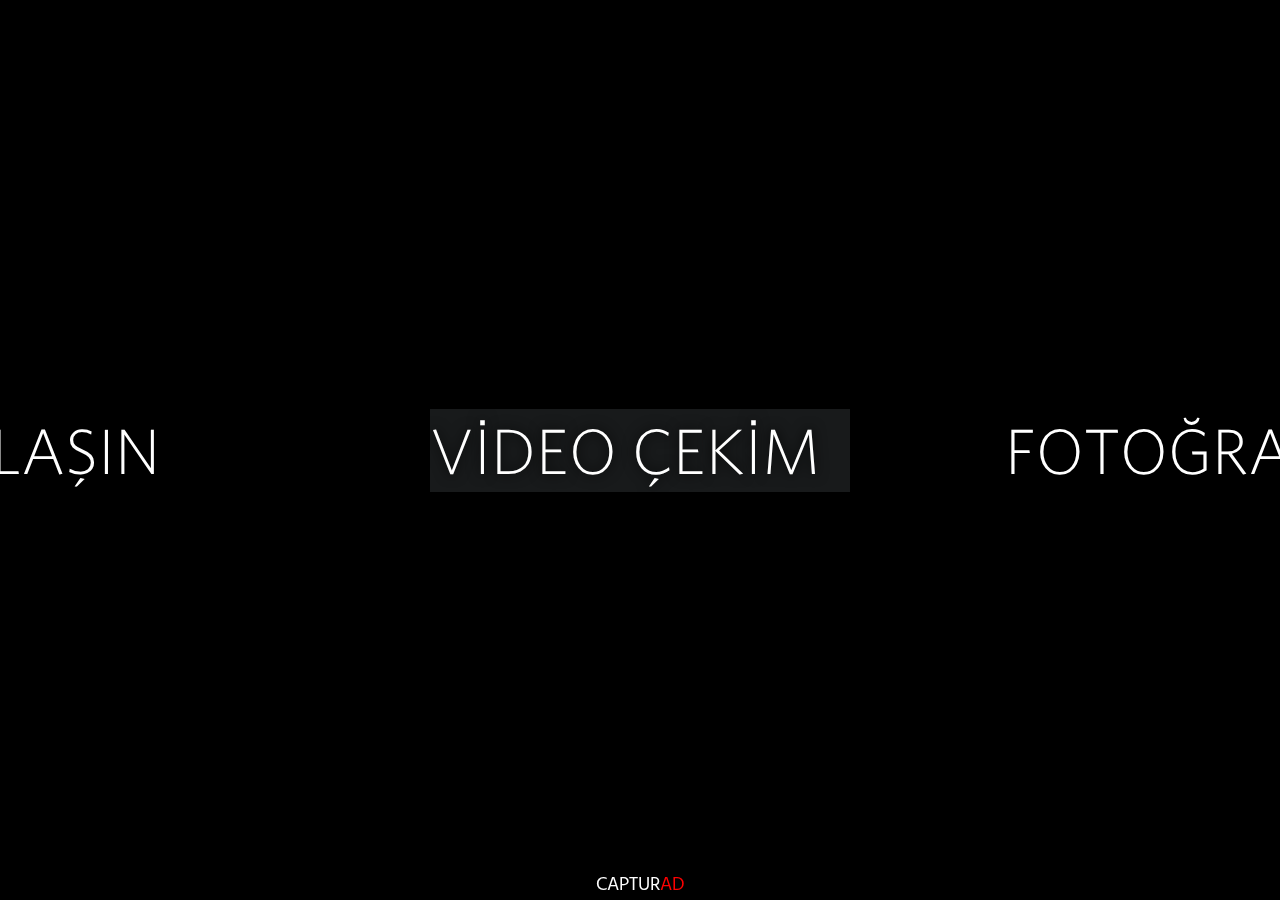
<file: gallery/index.html>
<!DOCTYPE html>
<html lang="tr">

<head>
    <meta charset="UTF-8">
    <meta name="yandex-verification" content="0c5e6553c296f20a" />
    <meta name="viewport" content="width=device-width, initial-scale=1.0">
    <meta name="Keywords"
        content="video, video çekim, video cekim, foto, photo, çekim, cekim, düğün, dugun, kurumsal, kurum, instagram, Antalya, fotoğraf, fotograf, travel, photography, tanıtım, reklam, profesyonel, fullhd, 4k, tasarım, web, web-tasarım, web tasasrım, afiş, afis, broşür, brosur, vizikart, kart, vizit, açık, hava, açıkhava, acık, ne kadar, fiyat, Turkey, türkiye, çekiliş, ucuz, bedava, free Love, Aşk, " />
    <meta name="Description"
        content="Reklam ve tanıtım video çekimleri! En yüksek kalite ve en uygun fiyata! Dron video çekim, WEB-tasarım, Fotoğraf çekim, Broşür tasarım, Kartvizit tasarım, Açık hava reklamı tasarım, Etkinlik çekim, Kurumsal video çekim ve diğer türlü çekimler. Detaylı bilgi almak içik iletişime geçiniz." />
    <title>capturad</title>
    <link rel="shortcut icon" href="/logo.svg" type="image/x-icon">
    <link rel="stylesheet" href="https://unpkg.com/swiper/swiper-bundle.min.css">
    <script src="https://unpkg.com/swiper/swiper-bundle.min.js"></script>
    <link rel="stylesheet" href="/dialog.css">
    <link rel="stylesheet" href="/logo.css">
    <link rel="stylesheet" href="gallery.css">
</head>

<body>
    <div id="content">
        <div id="image-swiper" class="swiper-container">
            <ul class="swiper-wrapper">
                <li data-background="../img/6.webp" class="swiper-slide swiper-lazy">
                    <div class="swiper-lazy-preloader"></div>
                </li>
                <li data-background="../img/2.webp" class="swiper-slide swiper-lazy">
                    <div class="swiper-lazy-preloader"></div>
                </li>
                <li data-background="../img/3.webp" class="swiper-slide swiper-lazy">
                    <div class="swiper-lazy-preloader"></div>
                </li>
                <li data-background="../img/5.webp" class="swiper-slide swiper-lazy">
                    <div class="swiper-lazy-preloader"></div>
                </li>
            </ul>
        </div>
        <div id="text-swiper" class="swiper-container">
            <ul class="swiper-wrapper">
                <li class="swiper-slide">
                    <a translate="VIDEO" class="slide-text" href="../video/"></a>
                </li>
                <li class="swiper-slide">
                    <a translate="PHOTO" class="slide-text" href="../photo/"></a>
                </li>
                <li class="swiper-slide">
                    <a translate="WEB" class="slide-text" href="../tasarim/"></a>
                </li>
                <li class="swiper-slide">
                    <a translate="FEEDBACK" class="slide-text" href="../contact/"></a>
                </li>
            </ul>
        </div>
        <div class="logo">
            <a href="../">CAPTUR<a2>AD</a2></a>
        </div>
    </div>
</body>
<script src="gallery.js"></script>
<script src="/translator.js"></script>

</html>
</file>
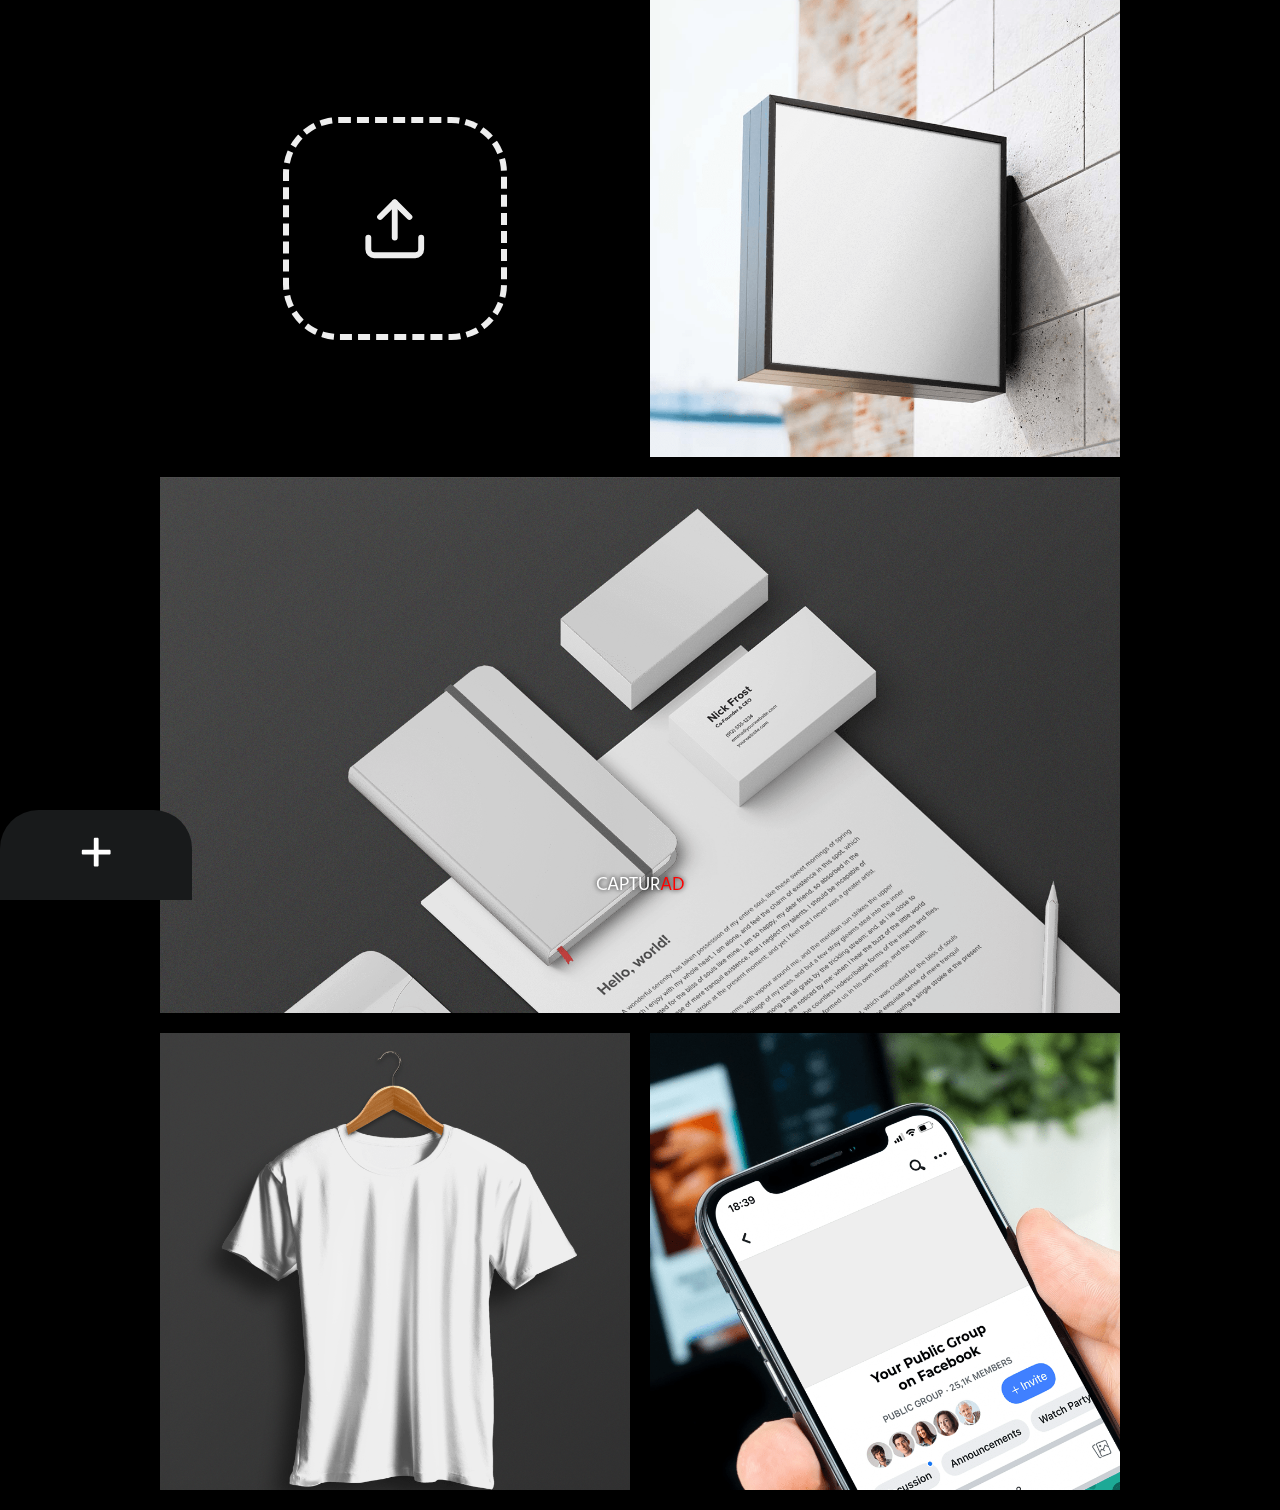
<file: merch/index.html>
<!DOCTYPE html>
<html lang="en">

<head>
    <meta charset="UTF-8">
    <meta name="viewport" content="width=device-width, initial-scale=1.0">
    <link rel="shortcut icon" href="/logo.svg" type="image/x-icon">
    <meta name="yandex-verification" content="0212f8e79bbb13c9" />
    <meta name="Keywords"
        content="video, video çekim, video cekim, foto, photo, çekim, cekim, düğün, dugun, kurumsal, kurum, instagram, Antalya, fotoğraf, fotograf, travel, photography, tanıtım, reklam, profesyonel, fullhd, 4k, tasarım, web, web-tasarım, web tasasrım, afiş, afis, broşür, brosur, vizikart, kart, vizit, açık, hava, açıkhava, acık, ne kadar, fiyat, Turkey, türkiye, çekiliş, ucuz, bedava, free Love, Aşk, " />
    <meta name="Description"
        content="Reklam ve tanıtım video çekimleri! En yüksek kalite ve en uygun fiyata! Dron video çekim, WEB-tasarım, Fotoğraf çekim, Broşür tasarım, Kartvizit tasarım, Açık hava reklamı tasarım, Etkinlik çekim, Kurumsal video çekim ve diğer türlü çekimler. Detaylı bilgi almak içik iletişime geçiniz." />
    <title>Merch</title>
    <script src="https://smtpjs.com/v3/smtp.js"></script>
    <link rel="stylesheet" href="merch.css">
    <link rel="stylesheet" href="/logo.css">
    <link rel="stylesheet" href="/dialog.css">
</head>

<body>
    <div id="dialog">
        <form id="form">
            <button type="button" id="button-close-dialog" onclick="toggleDialog()">
                <svg aria-hidden="true" focusable="false" data-prefix="fas" data-icon="times"
                    class="svg-inline--fa fa-times fa-w-11" role="img" xmlns="http://www.w3.org/2000/svg"
                    viewBox="0 0 352 512">
                    <path fill="currentColor"
                        d="M242.72 256l100.07-100.07c12.28-12.28 12.28-32.19 0-44.48l-22.24-22.24c-12.28-12.28-32.19-12.28-44.48 0L176 189.28 75.93 89.21c-12.28-12.28-32.19-12.28-44.48 0L9.21 111.45c-12.28 12.28-12.28 32.19 0 44.48L109.28 256 9.21 356.07c-12.28 12.28-12.28 32.19 0 44.48l22.24 22.24c12.28 12.28 32.2 12.28 44.48 0L176 322.72l100.07 100.07c12.28 12.28 32.2 12.28 44.48 0l22.24-22.24c12.28-12.28 12.28-32.19 0-44.48L242.72 256z">
                    </path>
                </svg>
            </button>
            <p class="field">
                <label translate="NAME" class="label"></label>
                <input type="text" class="text-input" id="name" name="name" required>
            </p>
            <p class="field">
                <label translate="EMAIL" class="label"></label>
                <input type="email" class="text-input" id="email" name="email" required>
            </p>
            <p class="field">
                <label translate="PHONE" class="label"></label>
                <input type="tel" class="text-input" id="phone" name="phone" pattern="^\+?\d{0,13}" required>
            </p>
            <div class="field">
                <label translate="SERVICE" class="label"></label>
                <ul class="checkboxes">
                    <li class="checkbox">
                        <input type="checkbox" class="checkbox-input" id="choice-0" name="choice" value="0">
                        <label translate="PHOTO" class="checkbox-label" for="choice-0"></label>
                    </li>
                    <li class="checkbox">
                        <input type="checkbox" class="checkbox-input" id="choice-1" name="choice" value="1">
                        <label translate="VIDEO" class="checkbox-label" for="choice-1"></label>
                    </li>
                    <li class="checkbox">
                        <input type="checkbox" class="checkbox-input" id="choice-2" name="choice" value="2">
                        <label translate="WEB" class="checkbox-label" for="choice-2"></label>
                    </li>
                    <li class="checkbox">
                        <input type="checkbox" class="checkbox-input" id="choice-3" name="choice" value="3">
                        <label translate="SOCIAL" class="checkbox-label" for="choice-3"></label>
                    </li>
                    <li class="checkbox">
                        <input type="checkbox" class="checkbox-input" id="choice-4" name="choice" value="4">
                        <label translate="OTHER" class="checkbox-label" for="choice-4"></label>
                    </li>
                </ul>
            </div>
            <p class="field">
                <label translate="MESSAGE" class="label"></label>
                <textarea class="textarea" id="about" name="about" rows="5" required></textarea>
            </p>
            <p class="field">
                <button type="button" class="button" onclick="sendEmail(this)"> </button>
            </p>
        </form>
    </div>
    <div id="content">
        <button type="button" id="button-open-dialog" onclick="toggleDialog()">
            <svg aria-hidden="true" focusable="false" data-prefix="far" data-icon="plus" role="img"
                xmlns="http://www.w3.org/2000/svg" viewBox="0 0 384 512" class="svg-inline--fa fa-plus fa-w-12">
                <path fill="currentColor"
                    d="M368 224H224V80c0-8.84-7.16-16-16-16h-32c-8.84 0-16 7.16-16 16v144H16c-8.84 0-16 7.16-16 16v32c0 8.84 7.16 16 16 16h144v144c0 8.84 7.16 16 16 16h32c8.84 0 16-7.16 16-16V288h144c8.84 0 16-7.16 16-16v-32c0-8.84-7.16-16-16-16z"
                    class="" data-darkreader-inline-fill="" style="--darkreader-inline-fill:currentColor;"></path>
            </svg>
        </button>
        <div class="flex-row">
            <div id="dragNdrop">
                <input type="file" hidden>
                <img id="normalImg" class="hidden">
                <img id="blurImg" class="hidden">
                <svg xmlns="http://www.w3.org/2000/svg" viewBox="0 0 24 24" fill="none" stroke="currentColor"
                    stroke-width="2" stroke-linecap="round" stroke-linejoin="round" class="feather feather-upload">
                    <path d="M21 15v4a2 2 0 0 1-2 2H5a2 2 0 0 1-2-2v-4"></path>
                    <polyline points="17 8 12 3 7 8"></polyline>
                    <line x1="12" y1="3" x2="12" y2="15"></line>
                </svg>
            </div>
            <a class="merch" id="sign">
                <img class="hidden">
                <div class="bg" style="background-image: url(img/sign.png);"></div>
            </a>
        </div>
        <div class="flex-row">
            <a class="merch" id="books">
                <img class="hidden">
                <img class="hidden">
                <div class="bg" style="background-image: url(img/books.png);"></div>
            </a>
        </div>
        <div class="flex-row">
            <a class="merch" id="shirt">
                <img class="hidden">
                <div class="bg" style="background-image: url(img/shirt.png);"></div>
            </a>
            <a class="merch" id="phone">
                <img class="hidden">
                <div class="bg" style="background-image: url(img/phone.png);"></div>
            </a>
        </div>
        <div class="logo">
            <a href="../">CAPTUR<a2>AD</a2></a>
        </div>
    </div>
</body>

<script src="merch.js"></script>
<script src="/dialog.js"></script>
<script src="/translator.js"></script>

</html>
</file>
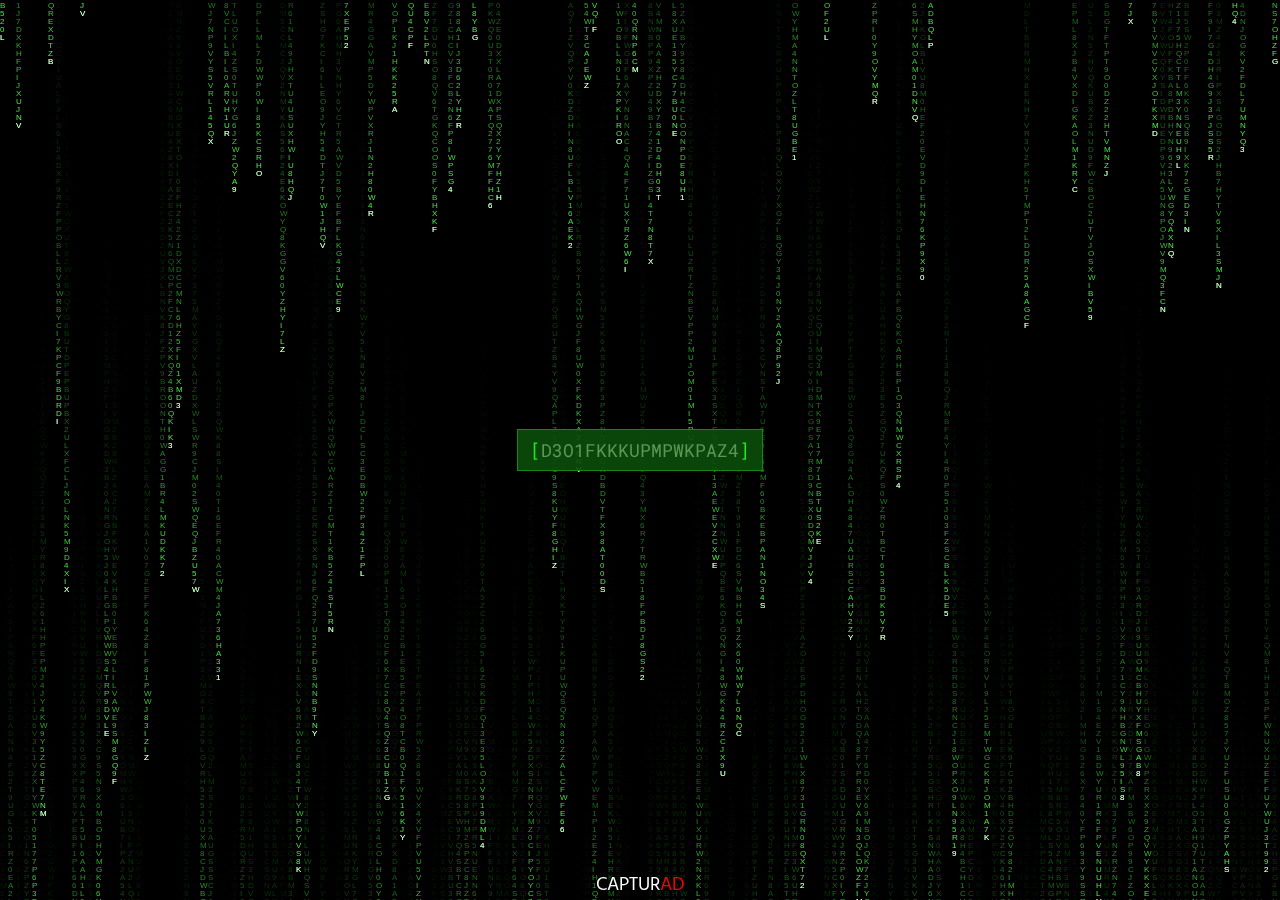
<file: tasarim/index.html>
<!DOCTYPE html>
<html class="cr-page">
<html lang="tr">

<head>
    <title>Tasarim</title>
    <link rel="shortcut icon" href="logo.svg" type="image/x-icon">
    <meta name="yandex-verification" content="0212f8e79bbb13c9" />
    <meta name="Keywords"
        content="video, video çekim, video cekim, foto, photo, çekim, cekim, düğün, dugun, kurumsal, kurum, instagram, Antalya, fotoğraf, fotograf, travel, photography, tanıtım, reklam, profesyonel, fullhd, 4k, tasarım, web, web-tasarım, web tasasrım, afiş, afis, broşür, brosur, vizikart, kart, vizit, açık, hava, açıkhava, acık, ne kadar, fiyat, Turkey, türkiye, çekiliş, ucuz, bedava, free Love, Aşk, " />

    <meta name="Description"
        content="Reklam ve tanıtım video çekimleri! En yüksek kalite ve en uygun fiyata! Dron video çekim, WEB-tasarım, Fotoğraf çekim, Broşür tasarım, Kartvizit tasarım, Açık hava reklamı tasarım, Etkinlik çekim, Kurumsal video çekim ve diğer türlü çekimler. Detaylı bilgi almak içik iletişime geçiniz." />
    <meta charset="utf-8">
    <meta name="viewport" content="width=device-width, initial-scale=1">
    <title>Tasarim</title>
    <link href="https://fonts.googleapis.com/css?family=Roboto+Mono" rel="stylesheet">
    <link type="text/css" href="tasarim.css" rel="stylesheet">
    <link rel="stylesheet" href="/logo.css">
    <style type="text/css">
        .cr-rain {
            background-color: #000
        }

        .cr-message {
            background-color: rgba(11, 77, 11, .9);
            border-color: rgba(27, 141, 27, .9);
            font-family: "Roboto Mono", monospace;
            font-size: 18px;
            color: #21e921;
            box-shadow: 0 1px 3px transparent
        }

        .cr-context-message {
            background-color: rgba(11, 77, 11, .9);
            border-color: rgba(27, 141, 27, .9);
            font-family: "Roboto Mono", monospace;
            color: #21e921;
            box-shadow: 0 1px 3px transparent
        }

        .cr-context-message a:hover {
            color: #b1ffb1
        }
    </style>
</head>

<body class="cr-body">
    <div id="cr-rain" class="cr-rain"><canvas></canvas><canvas></canvas></div>
    <div id="cr-message" class="cr-message"></div>
    <div id="cr-context-message" class="cr-context-message"></div>
    <script type="text/javascript" src="tasarim.js"></script>
    <script type="text/javascript">
        new CodeRain_Template({
            rain: {
                elementId: "cr-rain",
                characters: "ABCDEFGHIJKLMNOPQRSTUVWXYZ0123456789",
                // characters: "诶比西迪伊艾弗吉艾尺艾杰开艾勒艾马艾娜哦屁吉吾艾儿艾丝提伊吾维豆贝尔维艾克斯吾艾贼德あいうえおはひふへほかきくけこまみむめもさしすせそやゆよたちつてとらりるれろなにぬねのわゐんゑをアイウエオカキクケコガギグゲゴサシスセソザジズゼゾタチツテトダヂヅデドナニヌネノハヒフヘホバビブベボパピプペポマミムメモヤユヨラリルレロワヲン",
                font: "Arial, sans-serif",
                fontSize: 8,
                columnWidth: 8,
                rowHeight: 8,
                textColor: "#52FF52",
                overlayColor: "rgba(0, 0, 0, 0.04)",
                highlightFirstChar: "rgba(255, 255, 255, 0.8)",
                interval: 50,
                direction: "top-bottom",
                showStart: !1
            },
            message: {
                elementId: "cr-message",
                textEffect: {
                    message: "HENÜZ TASARLANIYOR",
                    characters: "ABCDEFGHIJKLMNOPQRSTUVWXYZΑΒΓΔΕΖΗΘΙΚΛΜΝΞΟΠΡΣΤΥΦΧΨΩ0123456789",
                    wrappers: ["[", "]"],
                    pendingColor: "#5B9855",
                    highlightChar: "#B1FFB1",
                    effect: 1,
                    interval: 50,
                    pendingTicks: 20,
                    characterTicks: 1,
                    replay: !1
                },
                replayOnClick: !0
            },
            contextMessage: {
                elementId: "cr-context-message",
                textEffect: {
                    message: "Created By Bayram.23",
                    characters: "ABCDEFGHIJKLMNOPQRSTUVWXYZΑΒΓΔΕΖΗΘΙΚΛΜΝΞΟΠΡΣΤΥΦΧΨΩ0123456789",
                    wrappers: ["[", "]"],
                    pendingColor: "#5B9855",
                    highlightChar: "#B1FFB1",
                    effect: 1,
                    interval: 50,
                    pendingTicks: 20,
                    characterTicks: 1,
                    replay: !1,
                    link: {
                        url: "capturad.com",
                        target: "_blank"
                    }
                }
            }
        });
    </script>
    <div class="logo">
        <a href="../">CAPTUR<a2>AD</a2></a>
    </div>
</body>

</html>
</file>
<file: dialog.css>
:root {
  --transition: 0.5s cubic-bezier(0.165, 0.84, 0.44, 1)
}

#content {
  position: absolute;
  transition: var(--transition);
  width: 100%;
}

#content.zoom-out {
  transform: scale(.85);
  opacity: .5;
}

#content.zoom-in {
  transform: scale(3);
  filter: contrast(0) brightness(0.15);
}

#button-open-dialog {
  position: fixed;
  border: 0;
  padding: 0;
  color: white;
  font-size: x-large;
  font-family: "california";
  background-color: #181a1b;
  z-index: 2;
  outline: none;
}

@media (orientation:portrait) {
  #button-open-dialog {
    right: 0;
    top: 0;
    bottom: 0;
    margin: auto;
    height: 15vh;
    width: 10vw;
    border-radius: 3vh 0 0 3vh;
  }
}

@media (orientation:landscape) {
  #button-open-dialog {
    bottom: 0;
    width: 15vw;
    height: 10vh;
    border-radius: 3vw 3vw 0 0;
  }
}

#dialog {
  overflow: auto;
  background-color: #111111;
}

#form {
  padding: 0;
  margin: 0 auto;
}

@media (orientation:portrait) {
  #form .field {
    margin-left: 5vw;
    margin-right: 5vw;
  }
}

@media (orientation:landscape) {
  #form .field {
    margin-left: 2vw;
    margin-right: 2vw;
  }
}

@media (orientation:landscape) {
  #form .label {
    font-size: 1.75vw;
  }
}

#button-close-dialog {
  position: sticky;
  top: 0;
  margin-left: auto;
  z-index: 1;
  background-color: white;
  border: none;
  color: black;
  padding: .5rem 0.75rem;
  border-radius: 0 0 0 50%;
  outline: none;
}

@media (orientation:portrait) {

  #button-close-dialog svg,
  #button-open-dialog svg {
    width: 5vw;
    height: 5vw;
  }
}

@media (orientation:landscape) {

  #button-close-dialog svg,
  #button-open-dialog svg {
    width: 3vw;
    height: 3vw;
  }
}

#dialog {
  display: flex;
  position: fixed;
  width: 100%;
  height: 100%;
  z-index: 10;
  transition: var(--transition);
  pointer-events: none;
  opacity: 0;
}

#dialog.open {
  pointer-events: auto;
  opacity: 1;
}

#dialog #form {
  transition: var(--transition);
  will-change: transform;
  transform: scale(.8) translateY(115%)
}

#dialog.open #form {
  transform: scale(1) translateY(0%)
}

@media screen and (min-width:40rem) {
  #form {
    font-size: 2vh
  }
}

#form .button,
#form .checkbox-input+label,
#form .label,
#form .text-input,
#form .textarea {
  padding: .75em 1em;
  outline: 0;
  line-height: normal;
  border-radius: 0;
  border: none;
  background: 0 0;
  display: block
}

#form .label {
  font-weight: 700;
  color: #fff;
  padding-top: 0;
  padding-left: 0;
  letter-spacing: .025em;
  /* font-size: 1.125em; */
  line-height: 1.25;
  user-select: none;
}

#form .required .label:after,
.required #form .label:after {
  content: " *";
  color: #e8474c;
  font-weight: 400;
  font-size: .75em;
  vertical-align: top
}

#form .checkbox-input+label,
#form .text-input,
#form .textarea {
  font: inherit;
  line-height: normal;
  width: 100%;
  box-sizing: border-box;
  background: #222;
  color: #fff;
  position: relative
}

#form .checkbox-input+label:placeholder,
#form .text-input:placeholder,
#form .textarea:placeholder {
  color: #fff
}

#form .checkbox-input+label:-webkit-autofill,
#form .text-input:-webkit-autofill,
#form .textarea:-webkit-autofill {
  box-shadow: 0 0 0 1000px #222 inset;
  -webkit-text-fill-color: #fff;
  border-top-color: #222;
  border-left-color: #222;
  border-right-color: #222
}

#form .checkbox-input+label:not(:focus):not(:active).error,
#form .text-input:not(:focus):not(:active).error,
.error #form .checkbox-input+label:not(:focus):not(:active),
#form .error .checkbox-input+label:not(:focus):not(:active),
#form .textarea:not(:focus):not(:active).error {
  background-size: 8px 8px;
  background-image: linear-gradient(135deg, rgba(232, 71, 76, .5), rgba(232, 71, 76, .5) 25%, transparent 25%, transparent 50%, rgba(232, 71, 76, .5) 50%, rgba(232, 71, 76, .5) 75%, transparent 75%, transparent);
  background-repeat: repeat
}

#form:not(.has-magic-focus) .checkbox-input+label:active,
#form:not(.has-magic-focus) .checkbox-input+label:focus,
#form:not(.has-magic-focus) .text-input:active,
#form:not(.has-magic-focus) .text-input:focus,
#form:not(.has-magic-focus) .textarea:active,
#form:not(.has-magic-focus) .textarea:focus {
  background: #4e4e4e
}

#form .checkbox-input {
  border: 0;
  clip: rect(0 0 0 0);
  height: 1px;
  margin: -1px;
  overflow: hidden;
  padding: 0;
  position: absolute;
  width: 1px
}

#form .checkbox-input+label {
  display: inline-block;
  width: auto;
  color: #4e4e4e;
  position: relative;
  -webkit-user-select: none;
  -moz-user-select: none;
  -ms-user-select: none;
  user-select: none;
  cursor: pointer
}

#form .checkbox-input:active+label,
#form .checkbox-input:focus+label {
  color: #4e4e4e
}

#form .checkbox-input:checked+label {
  color: #fff
}

#form .button {
  font: inherit;
  cursor: pointer;
  background-color: #B71C1C;
  color: white;
  font-weight: bold;
  padding-left: 2rem;
  padding-right: 2rem;
  transition: .15s ease-in-out;
}

#form .button:lang(tr)::before {
  content: "Gönder";
}

#form .button:lang(ru)::before {
  content: "Отправить";
}

@keyframes fill-in {
  from {
    background-size: 0% 100%;
  }

  to {
    background-size: 500% 100%;
  }
}

#form .button.loading {
  background-image: linear-gradient(45deg, #1B5E20, transparent);
  background-repeat: no-repeat;
  animation: fill-in 4s ease-in-out both;
  cursor: not-allowed;
}

#form .button.loading:lang(tr)::before {
  content: "Gönderiliyor...";
}

#form .button.loading:lang(ru)::before {
  content: "Отправляется...";
}

@keyframes fill-out {
  from {
    background-color: #1B5E20;
  }

  to {
    background-color: #B71C1C;
  }
}

#form .button.done {
  animation: fill-out 3s ease-in-out both;
}

@keyframes fill-out-text-tr {
  from {
    content: "Gönderildi :)";
  }

  to {
    content: "Gönder";
  }
}

@keyframes fill-out-text-ru {
  from {
    content: "Отправлено :)";
  }

  to {
    content: "Отправить";
  }
}

#form .button.done:lang(tr)::before {
  animation: fill-out-text-tr 3s ease-in-out both;
}

#form .button.done:lang(ru)::before {
  animation: fill-out-text-ru 3s ease-in-out both;
}

@keyframes shake {
  from {
    transform: translateX(-1%);
  }

  to {
    transform: translateX(1%);
  }
}

#form .button.error {
  animation: shake .15s ease-in-out 3;
}

@keyframes shake-text-tr {
  from {
    content: 'Gönderilemedi :(';
  }

  to {
    content: 'Gönder';
  }
}

@keyframes shake-text-ru {
  from {
    content: 'Не отправлено :(';
  }

  to {
    content: 'Отправить';
  }
}

#form .button.error:lang(tr)::before {
  animation: shake-text-tr .15s 1s ease-in-out both;
}

#form .button.error:lang(ru)::before {
  animation: shake-text-ru .15s 1s ease-in-out both;
}

#form .button:hover,
#form .button:focus,
#form .button:active {
  color: white;
  border-color: white;
}

#form .button:active {
  position: relative;
  top: 1px;
  left: 1px;
}

#form {
  margin: auto;
  padding: 2rem 2rem 0 2rem;
  display: flex;
  flex-flow: row wrap;
  justify-content: space-between;
  align-items: end;
  background-color: #111111;
  font-family: "Titillium Web", sans-serif;
}

#form .field {
  width: 100%;
  margin: 0 0 1.5rem 0;
  display: flex;
  flex-direction: column;
}

#form .field:last-child {
  margin: 0;
}

@media screen and (min-width: 40em) {
  #form .field.half {
    width: calc(50% - 1px);
  }
}

#form .textarea {
  max-width: 100%;
  resize: none;
}

#form .select {
  text-indent: 0.01px;
  cursor: pointer;
}

#form .checkboxes,
#form .options {
  padding: 0;
  margin: 0;
  list-style-type: none;
  overflow: hidden;
}

#form .checkbox,
#form .option {
  float: left;
  margin: 1px;
}

.magic-focus {
  position: absolute;
  z-index: 0;
  width: 0;
  pointer-events: none;
  background: rgba(255, 255, 255, 0.15);
  -webkit-transition: top 0.2s, left 0.2s, width 0.2s;
  transition: top 0.2s, left 0.2s, width 0.2s;
  -webkit-backface-visibility: hidden;
  backface-visibility: hidden;
  -webkit-transform-style: preserve-3d;
  transform-style: preserve-3d;
  will-change: top, left, width;
  -webkit-transform-origin: 0 0;
  transform-origin: 0 0;
}
</file>
<file: logo.css>
@font-face {
    font-family: Hind;
    src: url('../fonts/Hind.ttf') format('truetype');
}

.logo {
    display: flex;
    bottom: 0;
    position: fixed;
    width: 100vw;
    justify-content: center;
    z-index: 2;
}

.logo a {
    color: #fff;
    font-size: 0.2in;
    font-family: Hind;
    text-decoration: none;
    pointer-events: auto;
    text-shadow: 0 0 5px black;
    user-select: none;
}

.logo a a2 {
    color: red
}

@media (orientation:portrait) {
    .logo {
        display: none;
    }
}
</file>
<file: gallery/gallery.css>
@font-face {
    font-family: 'california';
    src: url('fonts/SFUIDisplay-Light.woff') format('woff');
}

@font-face {
    font-family: 'Whitney Light';
    src: url('../fonts/Whitney Light.ttf') format('truetype');
}

@font-face {
    font-family: Hind;
    src: url('../fonts/Hind.ttf') format('truetype');
}

body {
    display: flex;
    justify-content: center;
    background-color: black;
    height: 100vh;
    margin: 0;
    overflow: hidden;
}

ul {
    margin: 0;
    padding: 0;
}

.swiper-container {
    width: 100%;
    height: 100%;
    position: fixed;
    top: 0;
}

#image-swiper {
    filter: blur(3px);
}

.swiper-slide {
    display: flex;
    align-items: center;
    background-position: center;
    background-size: cover;
    justify-content: center;
    -webkit-tap-highlight-color: transparent;
    -webkit-touch-callout: none;
    -webkit-user-select: none;
    -khtml-user-select: none;
    -moz-user-select: none;
    -ms-user-select: none;
    user-select: none;
}

.swiper-slide-prev,
.swiper-slide-next {
    cursor: pointer;
}

#image-swiper .swiper-slide {
    position: fixed;
    transform: none !important;
    opacity: 0 !important;
    transition: .4s cubic-bezier(0.42, 0.65, 0.27, 0.99) !important;
    box-shadow: inset 0 0 15vw rgba(0, 0, 0, .5);
}

@keyframes skew {
    from {
        transform: scaleX(1.2) skewX(5deg);
    }

    to {
        transform: none;
    }
}

#image-swiper .swiper-slide.swiper-slide-active {
    opacity: 1 !important;
    animation: skew .4s cubic-bezier(.215, .61, .355, 1);
}

.slide-text {
    text-decoration: none;
    margin: 0 auto;
    font-family: 'Whitney Light';
    color: #fff;
    background-image: linear-gradient(rgb(24, 26, 27), rgb(24, 26, 27));
    background-size: 0% 100%;
    background-repeat: no-repeat;
    pointer-events: none;
    touch-action: none;
    user-select: none;
    transition: none;
}


@media (orientation:landscape) {
    .slide-text {
        font-size: 5vw;
        text-shadow: 0 0 1vw black;
    }
}

@media (orientation:portrait) {
    .slide-text {
        font-size: 5vh;
        text-shadow: 0 0 1vh black;
    }
}

.swiper-slide-active .slide-text {
    background-size: 100% 100%;
    pointer-events: all;
    touch-action: auto;
    transition: background-size .7s cubic-bezier(.165, .84, .44, 1);
}


@keyframes blink {

    0%,
    100% {
        opacity: 1;
    }

    50% {
        opacity: 0;
    }
}

.slide-text::after {
    content: "_";
    opacity: 0;
}

.swiper-slide-active .slide-text::after {
    animation: blink .65s infinite;
}
</file>
<file: merch/merch.css>
:root {
    box-sizing: border-box;
    --transition: .45s cubic-bezier(0.4, 0, 0.2, 1);
}

body {
    margin: 0;
    background-color: #000;
    overflow: overlay;
    transition: var(--transition);
}

button,
button:hover {
    border: 0;
    padding: 0;
    outline: 0;
}

img {
    object-fit: contain;
    overflow: auto;
    transition: var(--transition);
}

img.hidden {
    opacity: 0;
}

.disable-hover {
    pointer-events: none;
}

.flex-row {
    display: flex;
    margin: 0 auto;
    align-items: center;
    max-width: 60rem;
}

.merch {
    background-color: #eee;
}

.merch,
#dragNdrop {
    position: relative;
    width: 50%;
    height: 457px;
    margin-bottom: 20px;
}

.merch:nth-child(2),
#dragNdrop:nth-child(2) {
    margin-left: 20px;
}

.merch img {
    position: absolute;
    top: 50%;
    left: 50%;
    width: 300px;
    height: 300px;
}

#blurImg {
    position: absolute;
    filter: blur(1rem);
    z-index: -1;
}

.merch .bg {
    width: 100%;
    height: 100%;
    background-size: 500px !important;
    background-position: top !important;
    background-repeat: no-repeat;
    position: relative;
}

#dragNdrop {
    display: flex;
    align-items: center;
    justify-content: center;
    color: #eee;
    z-index: 1;
}

#dragNdrop img {
    height: 75%;
    width: 75%;
}

#dragNdrop svg {
    position: absolute;
    width: 15%;
    border: dashed 0.4rem currentColor;
    padding: 15%;
    border-radius: 25%;
    transition: var(--transition);
}

@keyframes loading {
    to {
        transform: rotate(360deg);
    }
}

#dragNdrop.loading {
    box-shadow: 0 0 0 150vh black;
}

#dragNdrop.loading svg {
    opacity: 1 !important;
    border-radius: 50%;
    color: transparent !important;
    padding: 15% !important;
    border: dashed 1rem white;
    background-color: black;
    animation: loading 2s linear infinite;
    transition-duration: 1s;
}

#dragNdrop:not(.selected).hover svg,
#dragNdrop:not(.selected) svg:hover {
    padding: 30%;
    cursor: pointer;
    color: #0c0;
}

#dragNdrop.selected {
    cursor: pointer;
}

#dragNdrop.selected svg {
    opacity: 0;
    color: #fff;
    filter: drop-shadow(0px 0px 0.5vw #000);
}

#dragNdrop.selected.hover #normalImg,
#dragNdrop.selected:hover #normalImg {
    opacity: 0;
}

#dragNdrop.selected.hover svg,
#dragNdrop.selected:hover svg {
    padding: 30%;
    opacity: 1;
}

.merch#sign img {
    width: 500px;
    height: 500px;
    transform: translate(-244px, -229px) scale(0.43) perspective(1200px) rotateY(10deg) rotateZ(3deg) skew(2deg, 5deg);
}

.merch#books {
    width: 100%;
    height: 536px;
}

.merch#books .bg {
    background-size: 984px !important;
}

.merch#books img:first-child {
    transform: translate(-357px, -133.5px) rotateZ(-48deg) scale(0.26) skewY(10deg);
}

.merch#books img:nth-child(2) {
    transform: translate(-126px, -299.5px) rotateZ(-48deg) scale(0.24) skewY(10deg);
}

.merch#shirt img {
    transform: translate(-149px, -137px) scale(0.56);
}

.merch#phone img {
    transform: translate(-154px, -135.5px) rotateZ(-28deg) scale(0.5) skewY(4deg) scale(0.9);
}

@media (max-width: 600px) and (orientation: portrait) {
    .flex-row {
        flex-direction: column;
        width: 100%;
    }

    #dragNdrop svg,
    #dragNdrop svg {
        padding: 15% !important;
    }

    .merch,
    #dragNdrop {
        margin-left: 0 !important;
        width: 100%;
    }

    .merch#books {
        height: 348px;
    }

    .merch#books .bg {
        background-size: 600px !important;
    }

    .merch#books img:first-child {
        transform: translate(-273px, -147.5px) rotateZ(-48deg) scale(0.19) skewY(10deg);
    }

    .merch#books img:nth-child(2) {
        transform: translate(-135px, -251px) rotateZ(-48deg) scale(0.17) skewY(10deg);
    }
}
</file>
<file: tasarim/tasarim.css>
body.cr-body,
html.cr-page {
    width: 100%;
    height: 100%;
    margin: 0;
    padding: 0
}

body.cr-body {
    background-color: black;
    position: relative
}

.cr-rain {
    position: relative;
    width: 100%;
    height: 100%
}

.cr-rain canvas {
    position: absolute;
    top: 0;
    left: 0;
    width: 100%;
    height: 100%;
    margin: 0;
    padding: 0;
    display: block
}

.cr-message {
    text-align: center;
    border-width: 1px;
    border-style: solid;
    padding: 8px 12px;
    position: absolute;
    display: block;
    visibility: hidden;
    cursor: default;
    user-select: none
}

.cr-message.cr-show {
    visibility: visible
}

.cr-context-message {
    font-size: 13px;
    text-align: center;
    border-width: 1px;
    border-style: solid;
    padding: 4px 8px;
    position: fixed;
    visibility: hidden;
    white-space: nowrap;
    user-select: none
}

.cr-context-message.cr-show {
    visibility: visible
}

.cr-context-message a {
    color: inherit;
    text-decoration: none
}
</file>
